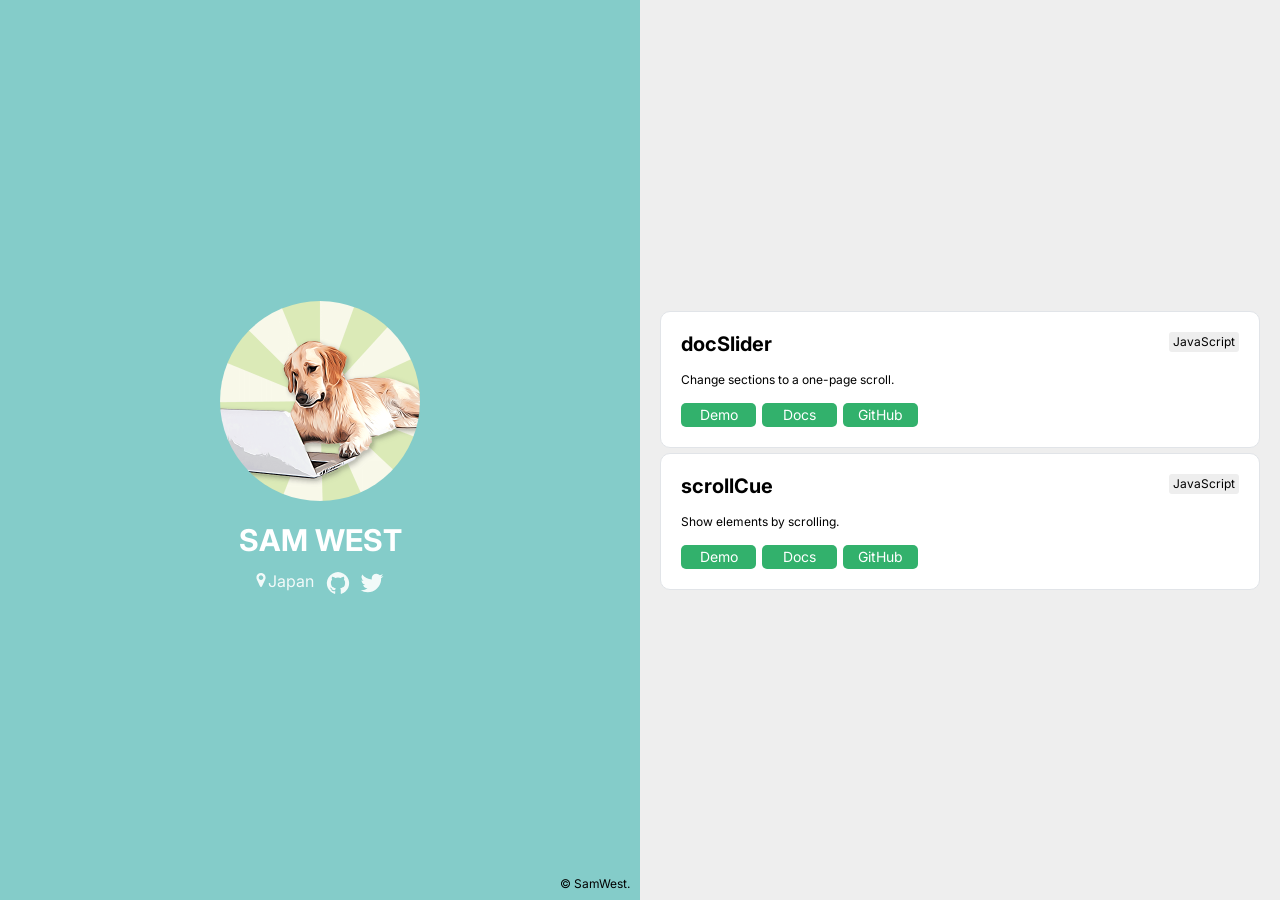
<file: index.html>
<!DOCTYPE HTML>
<html lang="en">
<head>
    <!-- Global site tag (gtag.js) - Google Analytics -->
    <script async src="https://www.googletagmanager.com/gtag/js?id=UA-180197017-1"></script>
    <script>
        window.dataLayer = window.dataLayer || [];
        function gtag(){dataLayer.push(arguments);}
        gtag('js', new Date());

        gtag('config', 'UA-180197017-1');
    </script>

    <meta charset="UTF-8">
    <meta name="viewport"
          content="width=device-width, user-scalable=no, initial-scale=1.0, maximum-scale=1.0, minimum-scale=1.0">
    <meta http-equiv="X-UA-Compatible" content="ie=edge">

    <meta property="og:type" content="website">
    <meta property="og:url" content="https://prjct-samwest.github.io/">
    <meta property="og:image" content="https://prjct-samwest.github.io/assets/images/my.png">
    <meta property="og:site_name" content="SamWest :: My portfolio website.">
    <meta property="og:title" content="SamWest :: My portfolio website.">
    <meta property="og:description" content="I'm publishing a code I created.">


    <link href="https://fonts.googleapis.com/css2?family=Inter:wght@400;600&display=swap" rel="stylesheet">
    <link rel="stylesheet" href="assets/css/style.css">
    <title>SamWest :: My portfolio website.</title>
</head>
<body>
<header class="Profile">
    <div class="Profile-images"><img src="assets/images/my.png" alt="Sam West" width="200" height="200"></div>
    <h1 class="Profile-name">SAM WEST</h1>
    <div class="Profile-sns">
        <ul>
            <li><img src="assets/images/lc.svg" alt="from"><span>Japan</span></li>
            <li><a href="https://github.com/prjct-samwest"><img src="assets/images/gh.svg" alt="GitHub"></a></li>
            <li><a href="https://twitter.com/samwest_dev" target="_blank" rel="noopener"><img src="assets/images/tw.svg" alt="Twitter"></a></li>
        </ul>
    </div>
</header>
<article class="Projects row">
    <div class="column">

        <section class="Project">
            <h2 class="Project-name">docSlider</h2>
            <div class="Project-genre">JavaScript</div>
            <p class="Project-description">Change sections to a one-page scroll.</p>
            <ul class="Project-btns">
                <li><a href="docSlider/">Demo</a></li>
                <li><a href="docSlider/document.html">Docs</a></li>
                <li><a href="https://github.com/prjct-samwest/docSlider/">GitHub</a></li>
            </ul>
        </section>

        <section class="Project">
            <h2 class="Project-name">scrollCue</h2>
            <div class="Project-genre">JavaScript</div>
            <p class="Project-description">Show elements by scrolling.</p>
            <ul class="Project-btns">
                <li><a href="scrollCue/">Demo</a></li>
                <li><a href="scrollCue/document.html">Docs</a></li>
                <li><a href="https://github.com/prjct-samwest/scrollCue/">GitHub</a></li>
            </ul>
        </section>

    </div>
</article>
<footer class="Copy">&copy; SamWest.</footer>
</body>
</html>
</file>
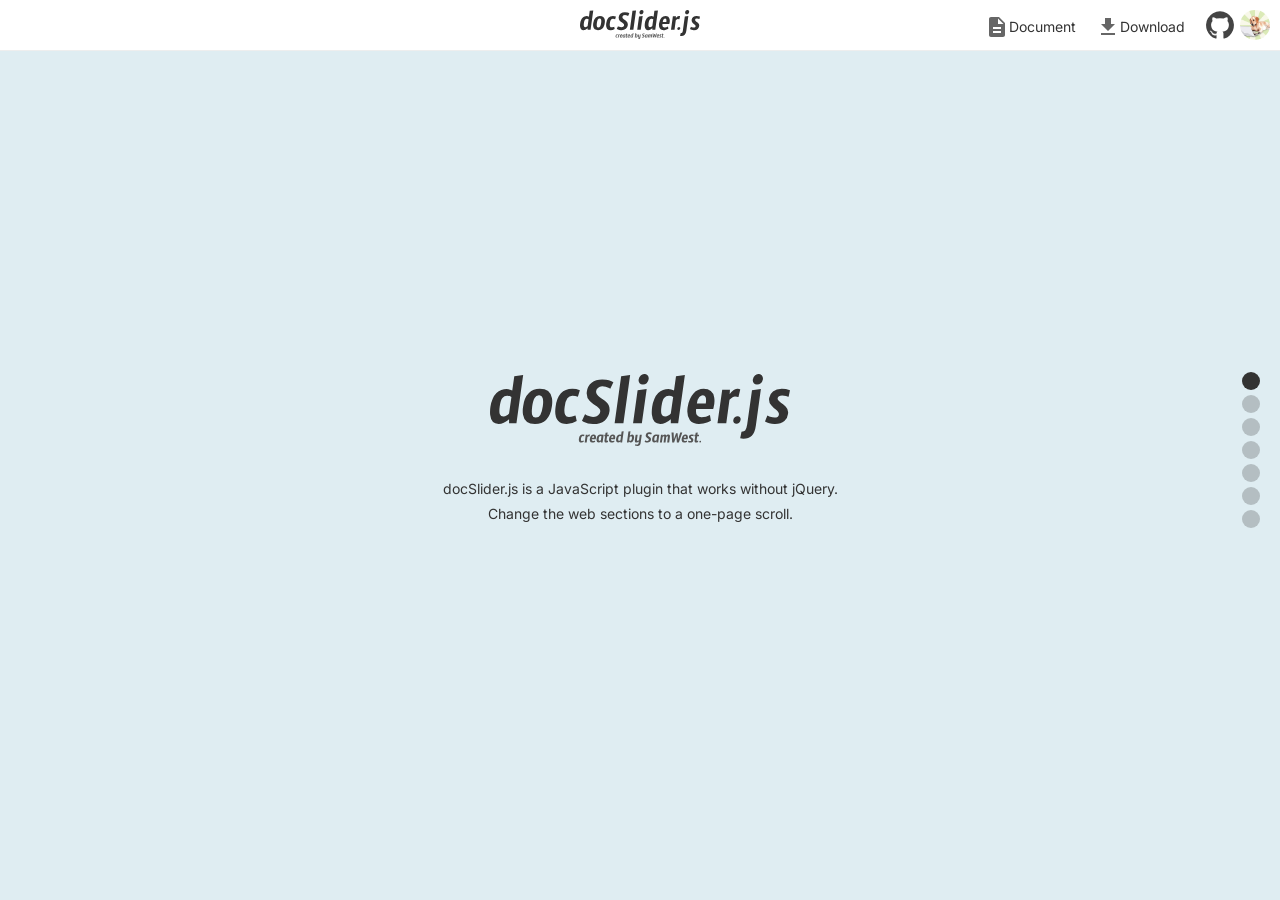
<file: docSlider/index.html>
<!DOCTYPE HTML>
<html lang="en">
<head>
    <!-- Global site tag (gtag.js) - Google Analytics -->
    <script async src="https://www.googletagmanager.com/gtag/js?id=UA-180197017-1"></script>
    <script>
        window.dataLayer = window.dataLayer || [];
        function gtag(){dataLayer.push(arguments);}
        gtag('js', new Date());

        gtag('config', 'UA-180197017-1');
    </script>
    <meta charset="UTF-8">
    <meta name="viewport"
          content="width=device-width, user-scalable=no, initial-scale=1.0, maximum-scale=1.0, minimum-scale=1.0">
    <meta http-equiv="X-UA-Compatible" content="ie=edge">

    <meta property="og:type" content="website">
    <meta property="og:url" content="https://prjct-samwest.github.io/docSlider/">
    <meta property="og:image" content="https://prjct-samwest.github.io/docSlider/images/ogp.png">
    <meta property="og:site_name" content="docSlider.js :: Change the web sections to a one-page scroll.">
    <meta property="og:title" content="docSlider.js :: Change the web sections to a one-page scroll.">
    <meta property="og:description" content="docSlider.js is a JavaScript plugin that works without jQuery.Change the web sections to a one-page scroll.">

    <title>docSlider.js ::: Change the web sections to a one-page scroll.</title>
    <link href="https://fonts.googleapis.com/css2?family=Inter:wght@400;600&display=swap" rel="stylesheet">
    <link rel="stylesheet" href="css/docSlider.css">
    <link rel="stylesheet" href="../scrollCue/css/scrollCue.css">
    <link rel="stylesheet" href="css/common.css">
    <link rel="stylesheet" href="css/index.css">
</head>
<body>

<div class="docSlider Content">

    <section class="Intro">
        <div class="InnerBox">
            <div class="InnerBox-in">
                <h1><img src="images/logo.svg" alt="docSlider.js" width="300"></h1>
                <p>docSlider.js is a JavaScript plugin that works without jQuery.<br>
                    Change the web sections to a one-page scroll.</p>
            </div>
        </div>
    </section>

    <section class="Nojquery">
        <div class="InnerBox">
            <div class="InnerBox-in">
                <h2>You don't need jQuery</h2>
                <p>So you don't have to worry about conflicts with other JavaScript libraries.<br>
                    You only need two files: CSS and JavaScript.</p>
            </div>
        </div>
    </section>

    <section class="Keys">
        <div class="InnerBox">
            <div class="InnerBox-in">
                <h2>Support for key presses</h2>
                <p>The following key inputs are supported. Let's try it.<br>
                    Tab, Space, ArrowDown, ArrowUp, PageUp, PageDown, Home, End</p>
            </div>
        </div>
    </section>

    <section class="Scroll">
        <div class="InnerBox">
            <div class="InnerBox-in">
                <h2>Support for scroll element</h2>
                <p>You don't have to worry about scrolling events and mouse wheel conflicts.</p>
                <div class="Scroll-box docSlider-scroll">
                    scroll this!<br>scroll this!<br>scroll this!<br>scroll this!<br>scroll this!<br>scroll this!<br>scroll this!<br>scroll this!<br>scroll this!<br>
                    scroll this!<br>scroll this!<br>scroll this!<br>scroll this!<br>scroll this!<br>scroll this!<br>scroll this!<br>scroll this!<br>scroll this!<br>
                    scroll this!<br>scroll this!<br>scroll this!<br>scroll this!<br>scroll this!<br>scroll this!<br>scroll this!<br>scroll this!<br>scroll this!<br>
                </div>
            </div>
        </div>
    </section>

    <section class="Anchor" id="anchor">
        <div class="InnerBox">
            <div class="InnerBox-in">
                <h2>Support for anchor link</h2>
                <p>By setting up an anchor link, you can jump to any section from an external page.<br>
                    <a href="#anchor" target="_blank" rel="noopener">Let's try it!</a></p>
            </div>
        </div>
    </section>

    <section class="Outro">
        <div class="InnerBox">
            <div class="InnerBox-in">
                <h1><img src="images/logo.svg" width="300" alt="docSlider.js"></h1>
                <p><a href="https://github.com/prjct-samwest/docSlider/" target="_blank" rel="noopener" class="btn">View on GitHub</a></p>
                <p class="sp"><a href="" target="_blank" rel="noopener" class="btn dlink">File Download</a></p>
            </div>
        </div>
    </section>

    <section class="Ds" id="ds">
        <div class="InnerBox">
            <div class="InnerBox-in">
                <h2><span>You can combine with<br><img src="../scrollCue/images/logo.svg"  width="240" alt="scrollCue.js"></span></h2>
                <ul data-cues="slideInLeft" data-group="scrollCue">
                    <li><img src="../scrollCue/images/001.jpg" alt="*" width="100"></li>
                    <li><img src="../scrollCue/images/002.jpg" alt="*" width="100"></li>
                    <li><img src="../scrollCue/images/003.jpg" alt="*" width="100"></li>
                    <li><img src="../scrollCue/images/004.jpg" alt="*" width="100"></li>
                    <li><img src="../scrollCue/images/005.jpg" alt="*" width="100"></li>
                    <li><img src="../scrollCue/images/006.jpg" alt="*" width="100"></li>
                    <li><img src="../scrollCue/images/007.jpg" alt="*" width="100"></li>
                    <li><img src="../scrollCue/images/008.jpg" alt="*" width="100"></li>
                </ul>
                <p><a href="../scrollCue/" class="btn">view scrollCue.js</a></p>
            </div>
        </div>
    </section>

</div>

<script src="js/docSlider.min.js"></script>
<script src="../scrollCue/js/scrollCue.min.js"></script>
<script src="js/settings.min.js"></script>
<script>
    scrollCue.init({docSlider:true,pageChangeReset:true});
    docSlider.init();
</script>
</body>
</html>
</file>
<file: assets/css/style.css>
* {
  margin: 0;
  padding: 0;
  font-family: inherit;
  font-size: inherit;
  list-style-type: none;
  box-sizing: border-box;
}

body {
  font-family: 'Inter', sans-serif;
}

img {
  vertical-align: baseline;
}

body {
  background-color: #eee;
}

.Profile {
  position: fixed;
  top: 0;
  left: 0;
  z-index: 100;
  background-color: #84ccc9;
  height: 100vh;
  width: 50vw;
  display: flex;
  align-items: center;
  justify-content: center;
  flex-wrap: wrap;
  flex-direction: column;
  overflow: auto;
}

.Profile .Profile-images {
  margin-bottom: 20px;
}

.Profile .Profile-images img {
  border-radius: 50%;
}

.Profile .Profile-name {
  color: white;
  font-size: 30px;
  font-weight: bold;
  line-height: 1;
  margin-bottom: 16px;
}

.Profile .Profile-sns ul {
  display: flex;
  opacity: .9;
}

.Profile .Profile-sns li {
  font-size: 16px;
  color: white;
  margin: 0 5px;
}

.Profile .Profile-sns a {
  color: inherit;
  text-decoration: none;
}

.Profile .Profile-sns span {
  margin: 0 2px;
}

.Projects {
  margin-left: 50vw;
  min-height: 100vh;
  padding: 30px 20px;
}

.Project {
  background-color: #fff;
  border: 1px solid #e1e4e8;
  border-radius: 10px;
  padding: 20px;
  position: relative;
  float: left;
  width: calc(50% - 5px);
  margin: 5px auto;
}

.Project:nth-child(2n) {
  float: right;
}

.Project .Project-name {
  font-size: 20px;
  font-weight: bold;
}

.Project .Project-genre {
  position: absolute;
  top: 20px;
  right: 20px;
  border-radius: 3px;
  background-color: #eee;
  font-size: 12px;
  text-align: center;
  display: inline-block;
  line-height: 1;
  width: 70px;
  padding: 4px;
}

.Project .Project-description {
  font-size: 12px;
  margin: 16px 0;
}

.Project .Project-btns {
  display: flex;
}

.Project .Project-btns li {
  margin-right: 6px;
}

.Project .Project-btns a {
  text-decoration: none;
  display: inline-block;
  line-height: 1;
  text-align: center;
  width: 75px;
  border-radius: 5px;
  background-color: #32b16c;
  color: white;
  font-size: 14px;
  padding: 5px;
}

.Project .Project-btns a:hover {
  background-color: #2c9d60;
}

.row {
  display: table;
  width: 50%;
}

.row .column {
  display: table-cell;
  vertical-align: middle;
  overflow: hidden;
}

.Copy {
  position: fixed;
  z-index: 100;
  bottom: 0;
  right: 50vw;
  font-size: 12px;
  line-height: 1;
  padding: 10px;
}

@media screen and (max-width: 1339px) {
  .Project {
    width: 100%;
    float: none;
  }
  .Project:nth-child(2n) {
    float: none;
  }
}

@media screen and (max-width: 667px) {
  .Profile {
    position: static;
    width: inherit;
    height: 400px;
  }
  .Projects {
    margin: 0;
    padding: 20px;
    min-height: auto;
  }
  .row {
    width: 100%;
  }
  .row .column {
    padding: 0;
    margin-bottom: 10px;
  }
  .row .column:last-child {
    margin-bottom: 0;
  }
  .Copy {
    position: static;
    text-align: center;
    padding-top: 0;
  }
}
</file>
<file: docSlider/css/docSlider.css>
/**-----------------------

 docSlider.js - ver.3.0.0
 URL : https://prjct-samwest.github.io/docSlider/
 created by SamWest
 Copyright (c) 2020 SamWest.
 This plugin is released under the MIT License.

 -----------------------**/
/* CHANGE THE PAGER STYLE */
.docSlider-pager {
  position: fixed;
  z-index: 100;
  top: 50%;
  right: 20px;
  transform: translateY(-50%);
}

/* CHANGE THE BUTTON STYLE */
.docSlider-button {
  height: 18px;
  width: 18px;
  border-radius: 50%;
  cursor: pointer;
  display: block;
  margin: 5px 0;
  background-color: #333;
  opacity: .25;
  appearance: none;
  border: none;
  box-sizing: border-box;
}

.docSlider-button.selected {
  opacity: 1;
}

.docSlider-button:active {
  outline: none;
}

/**------------------------------
  REWRITING IS NOT RECOMMENDED
 -----------------------------**/
html, body {
  overflow: hidden;
  touch-action: none;
  height: 100%;
}

html, body,
.docSlider,
.docSlider-inner,
.docSlider-page {
  box-sizing: border-box;
  margin: 0;
  padding: 0;
  appearance: none;
  border: none;
  outline: none;
}

html:active, body:active,
.docSlider:active,
.docSlider-inner:active,
.docSlider-page:active {
  outline: none;
}

.docSlider {
  overflow: hidden;
  width: 100vw;
  height: 100vh;
  position: fixed;
  top: 0;
  left: 0;
}

.docSlider-inner {
  width: inherit;
  height: inherit;
  position: fixed;
  top: 0;
  left: 0;
}

.docSlider-page {
  height: inherit;
  width: inherit;
  overflow: auto;
  position: absolute;
  overflow-scrolling: touch;
}
</file>
<file: scrollCue/css/scrollCue.css>
/**-----------------------

 scrollCue.js - ver.2.0.0
 URL : https://prjct-samwest.github.io/scrollCue/

 created by SamWest.
 Copyright (c) 2020 SamWest.
 This plugin is released under the MIT License.

 -----------------------**/
/**  ---------------
     fadeIn
*/
[data-cue="fadeIn"], [data-cues="fadeIn"] > * {
  opacity: 0;
}

@keyframes fadeIn {
  from {
    opacity: 0;
  }
  to {
    opacity: 1;
  }
}

/**  ---------------
     slideInLeft
*/
[data-cue="slideInLeft"], [data-cues="slideInLeft"] > * {
  opacity: 0;
}

@keyframes slideInLeft {
  from {
    opacity: 0;
    transform: translateX(-30px);
  }
  to {
    opacity: 1;
    transform: translateX(0);
  }
}

/**  ---------------
     slideInRight
*/
[data-cue="slideInRight"], [data-cues="slideInRight"] > * {
  opacity: 0;
}

@keyframes slideInRight {
  from {
    opacity: 0;
    transform: translateX(30px);
  }
  to {
    opacity: 1;
    transform: translateX(0);
  }
}

/**  ---------------
     slideInDown
*/
[data-cue="slideInDown"], [data-cues="slideInDown"] > * {
  opacity: 0;
}

@keyframes slideInDown {
  from {
    opacity: 0;
    transform: translateY(-30px);
  }
  to {
    opacity: 1;
    transform: translateY(0);
  }
}

/**  ---------------
     slideInUp
*/
[data-cue="slideInUp"], [data-cues="slideInUp"] > * {
  opacity: 0;
}

@keyframes slideInUp {
  from {
    opacity: 0;
    transform: translateY(30px);
  }
  to {
    opacity: 1;
    transform: translateY(0);
  }
}

/**  ---------------
     zoomIn
*/
[data-cue="zoomIn"], [data-cues="zoomIn"] > * {
  opacity: 0;
}

@keyframes zoomIn {
  from {
    opacity: 0;
    transform: scale(0.8);
  }
  to {
    opacity: 1;
    transform: scale(1);
  }
}

/**  ---------------
     zoomOut
*/
[data-cue="zoomOut"], [data-cues="zoomOut"] > * {
  opacity: 0;
}

@keyframes zoomOut {
  from {
    opacity: 0;
    transform: scale(1.2);
  }
  to {
    opacity: 1;
    transform: scale(1);
  }
}

/**  ---------------
     rotateIn
*/
[data-cue="rotateIn"], [data-cues="rotateIn"] > * {
  opacity: 0;
}

@keyframes rotateIn {
  from {
    opacity: 0;
    transform: rotateZ(-15deg);
  }
  to {
    opacity: 1;
    transform: rotateZ(0deg);
  }
}

/**  ---------------
     bounceIn
*/
[data-cue="bounceIn"], [data-cues="bounceIn"] > * {
  opacity: 0;
}

@keyframes bounceIn {
  0% {
    transform: scale3d(0.3, 0.3, 0.3);
  }
  20% {
    transform: scale3d(1.1, 1.1, 1.1);
  }
  40% {
    transform: scale3d(0.9, 0.9, 0.9);
  }
  60% {
    opacity: 1;
    transform: scale3d(1.03, 1.03, 1.03);
  }
  80% {
    transform: scale3d(0.97, 0.97, 0.97);
  }
  100% {
    opacity: 1;
    transform: scale3d(1, 1, 1);
  }
}

/**  ---------------
     bounceInLeft
*/
[data-cue="bounceInLeft"], [data-cues="bounceInLeft"] > * {
  opacity: 0;
}

@keyframes bounceInLeft {
  from,
  60%,
  75%,
  90%,
  to {
    animation-timing-function: cubic-bezier(0.215, 0.61, 0.355, 1);
  }
  0% {
    opacity: 0;
    transform: translate3d(-3000px, 0, 0);
  }
  60% {
    opacity: 1;
    transform: translate3d(25px, 0, 0);
  }
  75% {
    transform: translate3d(-10px, 0, 0);
  }
  90% {
    transform: translate3d(5px, 0, 0);
  }
  to {
    opacity: 1;
    transform: translate3d(0, 0, 0);
  }
}

/**  ---------------
     bounceInRight
*/
[data-cue="bounceInRight"], [data-cues="bounceInRight"] > * {
  opacity: 0;
}

@keyframes bounceInRight {
  from,
  60%,
  75%,
  90%,
  to {
    animation-timing-function: cubic-bezier(0.215, 0.61, 0.355, 1);
  }
  from {
    opacity: 0;
    transform: translate3d(3000px, 0, 0);
  }
  60% {
    opacity: 1;
    transform: translate3d(-25px, 0, 0);
  }
  75% {
    transform: translate3d(10px, 0, 0);
  }
  90% {
    transform: translate3d(-5px, 0, 0);
  }
  to {
    opacity: 1;
    transform: translate3d(0, 0, 0);
  }
}

/**  ---------------
     bounceInDown
*/
[data-cue="bounceInDown"], [data-cues="bounceInDown"] > * {
  opacity: 0;
}

@keyframes bounceInDown {
  from,
  60%,
  75%,
  90%,
  to {
    animation-timing-function: cubic-bezier(0.215, 0.61, 0.355, 1);
  }
  0% {
    opacity: 0;
    transform: translate3d(0, -3000px, 0);
  }
  60% {
    opacity: 1;
    transform: translate3d(0, 25px, 0);
  }
  75% {
    transform: translate3d(0, -10px, 0);
  }
  90% {
    transform: translate3d(0, 5px, 0);
  }
  to {
    opacity: 1;
    transform: translate3d(0, 0, 0);
  }
}

/**  ---------------
     bounceInUp
*/
[data-cue="bounceInUp"], [data-cues="bounceInUp"] > * {
  opacity: 0;
}

@keyframes bounceInUp {
  from,
  60%,
  75%,
  90%,
  to {
    animation-timing-function: cubic-bezier(0.215, 0.61, 0.355, 1);
  }
  from {
    opacity: 0;
    transform: translate3d(0, 3000px, 0);
  }
  60% {
    opacity: 1;
    transform: translate3d(0, -20px, 0);
  }
  75% {
    transform: translate3d(0, 10px, 0);
  }
  90% {
    transform: translate3d(0, -5px, 0);
  }
  to {
    opacity: 1;
    transform: translate3d(0, 0, 0);
  }
}

/**  ---------------
     flipInX
*/
[data-cue="flipInX"], [data-cues="flipInX"] > * {
  opacity: 0;
  backface-visibility: visible;
}

@keyframes flipInX {
  from {
    transform: perspective(400px) rotate3d(1, 0, 0, 90deg);
    animation-timing-function: ease-in;
    opacity: 0;
  }
  40% {
    transform: perspective(400px) rotate3d(1, 0, 0, -20deg);
    animation-timing-function: ease-in;
  }
  60% {
    transform: perspective(400px) rotate3d(1, 0, 0, 10deg);
    opacity: 1;
  }
  80% {
    transform: perspective(400px) rotate3d(1, 0, 0, -5deg);
  }
  to {
    opacity: 1;
    transform: perspective(400px);
  }
}

/**  ---------------
     flipInY
*/
[data-cue="flipInY"], [data-cues="flipInY"] > * {
  opacity: 0;
  backface-visibility: visible;
}

@keyframes flipInY {
  from {
    transform: perspective(400px) rotate3d(0, 1, 0, 90deg);
    animation-timing-function: ease-in;
    opacity: 0;
  }
  40% {
    transform: perspective(400px) rotate3d(0, 1, 0, -20deg);
    animation-timing-function: ease-in;
  }
  60% {
    transform: perspective(400px) rotate3d(0, 1, 0, 10deg);
    opacity: 1;
  }
  80% {
    transform: perspective(400px) rotate3d(0, 1, 0, -5deg);
  }
  to {
    opacity: 1;
    transform: perspective(400px);
  }
}
</file>
<file: docSlider/css/common.css>
* {
  margin: 0;
  padding: 0;
  box-sizing: border-box;
}

img {
  vertical-align: bottom;
}

body {
  font-family: 'Inter', sans-serif;
  color: #333;
  font-size: 14px;
  line-height: 1.8;
}

.Header {
  position: fixed;
  z-index: 500;
  top: 0;
  left: 0;
  right: 0;
  background-color: #fff;
  padding: 10px;
  display: flex;
  justify-content: flex-end;
  border-bottom: 1px solid #eee;
}

.Header a:hover {
  opacity: .75;
}

.Header .Header-logo {
  position: absolute;
  left: 0;
  right: 0;
  margin: auto;
  text-align: center;
  width: 120px;
  line-height: 1;
}

.Header .Header-content ul {
  display: flex;
}

.Header .Header-content li {
  list-style-type: none;
  margin-left: 5px;
}

.Header .Header-content span {
  vertical-align: bottom;
  line-height: 1;
}

.Header .Header-dl {
  margin-right: 15px;
  padding-top: 4px;
}

.Header .Header-dl a {
  text-decoration: none;
  color: inherit;
}

.Header .Header-profile img {
  border-radius: 50%;
}

.Footer {
  background-color: #333;
  text-align: center;
  color: #fff;
  margin: 0 -20px;
  line-height: 2;
}

@media screen and (max-width: 800px) {
  .Header .Header-logo {
    left: 10px;
    right: auto;
  }
}

@media screen and (max-width: 677px) {
  .sp {
    display: none;
  }
}
</file>
<file: docSlider/css/index.css>
h2 {
  font-size: 30px;
  margin-bottom: .5em;
}

.InnerBox {
  height: 100%;
  width: 100%;
  display: flex;
  align-items: center;
  justify-content: center;
}

.InnerBox .InnerBox-in {
  margin: auto 0;
}

.Intro {
  background-color: #DFEDF2;
  text-align: center;
}

.Intro p {
  margin-top: 30px;
}

.Nojquery {
  background-color: #fafafa;
}

.Keys {
  background-color: #E2F2D6;
}

.Scroll {
  background-color: #FFF5F5;
}

.Scroll .InnerBox {
  height: 150%;
}

.Scroll .Scroll-box {
  margin-top: 1em;
  border: 1px solid #666;
  padding: 10px;
  height: 150px;
  max-width: 500px;
  width: 100%;
  overflow: auto;
}

.Anchor {
  background-color: #F9FBBB;
}

.Outro {
  background-color: #DFEDF2;
  text-align: center;
}

.Outro h1 {
  margin-bottom: 30px;
}

.Outro p {
  margin-top: 1em;
}

.btn {
  display: inline-block;
  text-align: center;
  background-color: #1FCA4F;
  color: white;
  width: 200px;
  border-radius: 3px;
  line-height: 3;
  text-decoration: none;
  border-bottom: 4px solid #1aab43;
}

.btn:hover {
  background-color: #1ec14c;
}

.Ds {
  background-color: #FAFBFF;
}

.Ds h2 {
  color: #666;
  font-size: 14px;
  text-align: center;
}

.Ds h2 span {
  display: inline-block;
  text-align: left;
}

.Ds ul {
  margin: 3em 0;
  text-align: center;
  max-width: 500px;
}

.Ds li {
  list-style-type: none;
  display: inline-block;
  margin-bottom: 5px;
}

.Ds p {
  text-align: center;
}

@media screen and (max-width: 667px) {
  h2 {
    font-size: 20px;
  }
  .Intro p {
    text-align: left;
  }
  .Ds li img {
    width: 60px;
  }
  .Intro img, .Outro img {
    max-width: 100%;
    width: 200px;
  }
  .InnerBox .InnerBox-in {
    padding: 50px;
  }
}
</file>
